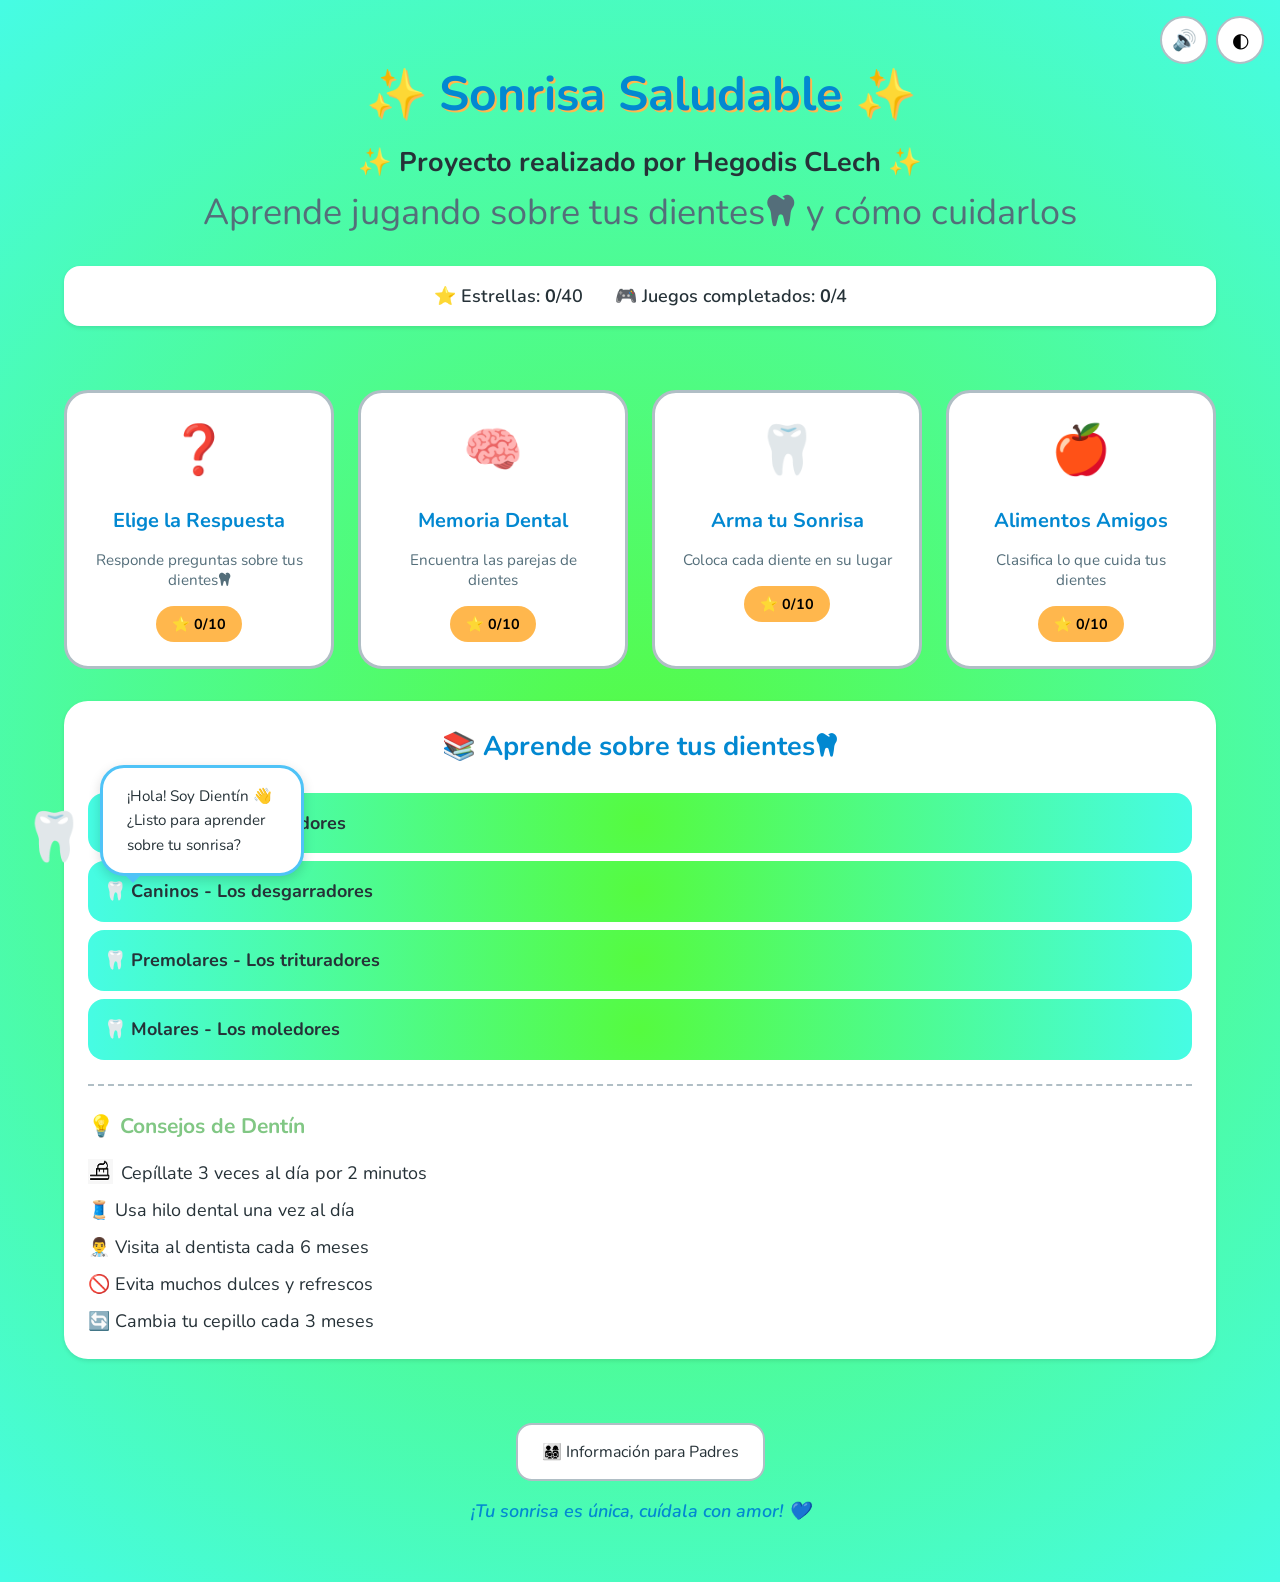
<file: index.html>
<!DOCTYPE html>
<html lang="es">
<head>
  <meta charset="UTF-8" />
  <meta name="viewport" content="width=device-width, initial-scale=1.0"/>
  <link rel="stylesheet" href="https://cdnjs.cloudflare.com/ajax/libs/font-awesome/6.0.0/css/all.min.css">
  <link rel="shortcut icon" href="assets\image\diente.ico" type="image/x-icon">
  <link rel="manifest" href="manifest.json">
  <title>🦷 Sonrisa Saludable - Aprende sobre tus dientes</title>
  
  <!-- Fuentes amigables para niños -->
  <link href="https://fonts.googleapis.com/css2?family=Nunito:wght@400;700;900&family=Comic+Neue:wght@400;700&display=swap" rel="stylesheet">
  
  <!-- Estilos -->
  <link rel="stylesheet" href="css/styles.css" />
  <link rel="stylesheet" href="css/games.css" />
</head>
<body>
  <!-- Personaje guía: Dentín -->
  <div id="dentin-guide" class="dentin-guide" aria-hidden="false">
    <div class="dentin-avatar" role="img" aria-label="Dentín, tu amigo diente">🦷</div>
    <div class="dentin-speech" id="dentin-message">
      ¡Hola! Soy Dientín 👋<br>¿Listo para aprender sobre tu sonrisa?
    </div>
  </div>

  <!-- Controles de accesibilidad -->
  <div class="accessibility-controls">
    <button id="toggle-sound" class="icon-btn" aria-label="Activar/desactivar sonidos">
      🔊 <span class="sr-only">Sonidos</span>
    </button>
    <button id="toggle-contrast" class="icon-btn" aria-label="Alto contraste">
      ◐ <span class="sr-only">Contraste</span>
    </button>
  </div>

  <!-- PANTALLA DE INICIO -->
  <main id="home-screen" class="screen active">
    <header class="hero">
      <h1>✨ Sonrisa Saludable ✨</h1>
      <h2>✨ Proyecto realizado por Hegodis CLech  ✨</h2>
      <p class="subtitle">Aprende jugando sobre tus dientes<i class="fa-solid fa-tooth"></i> y cómo cuidarlos</p>
      <div class="progress-summary" id="progress-summary">
        <span>⭐ Estrellas: <strong id="total-stars">0</strong>/40</span>
        <span>🎮 Juegos completados: <strong id="completed-games">0</strong>/4</span>
      </div>
    </header>

    <!-- Menú de juegos -->
<!-- Menú de juegos con IDs únicos y data-game -->
<nav class="games-menu" role="navigation" aria-label="Menú de juegos">
  <button 
    type="button"
    id="btn-quiz"
    class="game-card" 
    data-game="quiz" 
    aria-label="Juego de preguntas: Elige la respuesta correcta"
    onclick="navigateToGame('quiz')"
  >
    <div class="game-icon">❓</div>
    <h3>Elige la Respuesta</h3>
    <p>Responde preguntas sobre tus dientes<i class="fa-solid fa-tooth"></i></p>
    <span class="stars-earned" id="quiz-stars">⭐ 0/10</span>
  </button>

  <button 
    type="button"
    id="btn-memory"
    class="game-card" 
    data-game="memory" 
    aria-label="Juego de memoria: Encuentra parejas dentales"
    onclick="navigateToGame('memory')"
  >
    <div class="game-icon">🧠</div>
    <h3>Memoria Dental</h3>
    <p>Encuentra las parejas de dientes</p>
    <span class="stars-earned" id="memory-stars">⭐ 0/10</span>
  </button>

  <button 
    type="button"
    id="btn-drag-teeth"
    class="game-card" 
    data-game="drag-teeth" 
    aria-label="Juego de arrastrar: Arma tu boca sonriente"
    onclick="navigateToGame('drag-teeth')"
  >
    <div class="game-icon">🦷</div>
    <h3>Arma tu Sonrisa</h3>
    <p>Coloca cada diente en su lugar</p>
    <span class="stars-earned" id="drag-stars">⭐ 0/10</span>
  </button>

  <button 
    type="button"
    id="btn-food-sort"
    class="game-card" 
    data-game="food-sort" 
    aria-label="Juego de clasificación: Alimentos amigos y enemigos"
    onclick="navigateToGame('food-sort')"
  >
    <div class="game-icon">🍎</div>
    <h3>Alimentos Amigos</h3>
    <p>Clasifica lo que cuida tus dientes</p>
    <span class="stars-earned" id="sort-stars">⭐ 0/10</span>
  </button>
</nav>

    <!-- Sección educativa -->
    <section class="learn-section">
      <h2>📚 Aprende sobre tus dientes<i class="fa-solid fa-tooth"></i></h2>
      <div class="teeth-info">
        <details>
          <summary>🦷 Incisivos - Los cortadores</summary>
          <p>Son los 8 dientes frontales. ¡Los usamos para morder manzanas y sándwiches!</p>
        </details>
        <details>
          <summary>🦷 Caninos - Los desgarradores</summary>
          <p>Tienen forma de colmillo suave. Nos ayudan a comer alimentos más duros.</p>
        </details>
        <details>
          <summary>🦷 Premolares - Los trituradores</summary>
          <p>Aparecen alrededor de los 10 años. Trituran la comida para digerirla mejor.</p>
        </details>
        <details>
          <summary>🦷 Molares - Los moledores</summary>
          <p>Son los más fuertes y grandes. ¡Muelen la comida como una licuadora!</p>
        </details>
      </div>
      
      <div class="hygiene-tips">
        <h3>💡 Consejos de Dentín</h3>
        <ul>
          <li><img src="assets/image/cepillo.png" alt="" width="25" height="25">Cepíllate 3 veces al día por 2 minutos</li>
          <li>🧵 Usa hilo dental una vez al día</li>
          <li>👨‍⚕️ Visita al dentista cada 6 meses</li>
          <li>🚫 Evita muchos dulces y refrescos</li>
          <li>🔄 Cambia tu cepillo cada 3 meses</li>
        </ul>
      </div>
    </section>

    <!-- Botón para padres/educadores -->
    <footer class="home-footer">
      <button id="parents-mode" class="secondary-btn">👨‍👩‍👧‍👦 Información para Padres</button>
      <p class="motivational">¡Tu sonrisa es única, cuídala con amor! 💙</p>
    </footer>
  </main>

  <!-- PANTALLAS DE JUEGOS (se muestran/ocultan con JS) -->
  
  <!-- 🎮 Juego 1: Quiz -->
  <section id="quiz-screen" class="screen game-screen" hidden>
    <header class="game-header">
      <button class="back-btn" data-back="home">← Volver</button>
      <h2>❓ Elige la Respuesta Correcta</h2>
      <div class="game-progress">
        <span id="quiz-progress">Pregunta 1/10</span>
        <span id="quiz-score">⭐ 0</span>
      </div>
    </header>

    <div class="quiz-container">
      <div class="question-card">
        <p id="question-text" class="question">Cargando pregunta...</p>
        <div id="options-container" class="options-grid" role="radiogroup"></div>
      </div>
      
      <div id="feedback" class="feedback" hidden>
        <p id="feedback-message"></p>
        <button id="next-question" class="primary-btn">Siguiente →</button>
      </div>
    </div>

    <div class="game-footer">
      <button id="quiz-hint" class="hint-btn">💡 Pista</button>
      <button id="quiz-restart" class="secondary-btn">🔄 Reiniciar</button>
    </div>
  </section>

  <!-- 🎮 Juego 2: Memoria -->
  <section id="memory-screen" class="screen game-screen" hidden>
    <header class="game-header">
      <button class="back-btn" data-back="home">← Volver</button>
      <h2>🧠 Memoria Dental</h2>
      <div class="game-progress">
        <span id="memory-stats">Parejas: 0/8</span>
        <span id="memory-timer">⏱️ 00:00</span>
      </div>
    </header>

    <div class="memory-board" id="memory-board" role="grid" aria-label="Tablero de memoria"></div>

    <div id="memory-fact" class="educational-fact" hidden>
      <p>🦷 <strong id="fact-text"></strong></p>
    </div>

    <div class="game-footer">
      <button id="memory-restart" class="secondary-btn">🔄 Reiniciar</button>
    </div>
  </section>

  <!-- 🎮 Juego 3: Arrastrar dientes -->
  <section id="drag-teeth-screen" class="screen game-screen" hidden>
    <header class="game-header">
      <button class="back-btn" data-back="home">← Volver</button>
      <h2>🦷 Arma tu Sonrisa</h2>
      <span id="drag-progress">Dientes colocados: 0/8</span>
    </header>

    <div class="drag-game-container">
      <!-- Boca/encías donde colocar dientes -->
      <div class="mouth-canvas" id="mouth-canvas" aria-label="Boca para colocar dientes">
        <div class="gums upper-gum" data-position="upper">
          <div class="slot" data-type="incisor" data-index="0"></div>
          <div class="slot" data-type="incisor" data-index="1"></div>
          <div class="slot" data-type="canine" data-index="0"></div>
          <div class="slot" data-type="canine" data-index="1"></div>
        </div>
        <div class="gums lower-gum" data-position="lower">
          <div class="slot" data-type="incisor" data-index="0"></div>
          <div class="slot" data-type="incisor" data-index="1"></div>
          <div class="slot" data-type="canine" data-index="0"></div>
          <div class="slot" data-type="canine" data-index="1"></div>
        </div>
      </div>

      <!-- Piezas arrastrables -->
      <div class="teeth-palette" id="teeth-palette" aria-label="Dientes para arrastrar">
        <div class="draggable-tooth" draggable="true" data-type="incisor" data-id="inc-1">
          <span class="tooth-icon">🦷</span>
          <small>Incisivo</small>
        </div>
        <div class="draggable-tooth" draggable="true" data-type="incisor" data-id="inc-2">
          <span class="tooth-icon">🦷</span>
          <small>Incisivo</small>
        </div>
        <div class="draggable-tooth" draggable="true" data-type="canine" data-id="can-1">
          <span class="tooth-icon">🦷</span>
          <small>Canino</small>
        </div>
        <div class="draggable-tooth" draggable="true" data-type="canine" data-id="can-2">
          <span class="tooth-icon">🦷</span>
          <small>Canino</small>
        </div>
        <!-- Se pueden agregar premolares y molares para niveles avanzados -->
      </div>
    </div>

    <div id="drag-feedback" class="feedback" hidden>
      <p id="drag-message"></p>
    </div>

    <div class="game-footer">
      <button id="drag-hint" class="hint-btn">💡 Mostrar pistas</button>
      <button id="drag-restart" class="secondary-btn">🔄 Reiniciar</button>
      <button id="drag-complete" class="primary-btn" hidden>✅ ¡Completado!</button>
    </div>
  </section>

  <!-- 🎮 Juego 4: Clasificar alimentos -->
  <section id="food-sort-screen" class="screen game-screen" hidden>
    <header class="game-header">
      <button class="back-btn" data-back="home">← Volver</button>
      <h2>🍎 Alimentos Amigos</h2>
      <span id="sort-progress">Clasificados: 0/10</span>
    </header>

    <div class="sort-game-container">
      <!-- Zona: Amigos de los dientes -->
      <div class="sort-zone good-zone" data-type="good" aria-label="Alimentos buenos para los dientes">
        <h3>🟢 Amigos de tus dientes</h3>
        <p>Arrastra aquí lo que cuida tu sonrisa</p>
        <div class="drop-area" id="drop-good"></div>
      </div>

      <!-- Zona: Enemigos de los dientes -->
      <div class="sort-zone bad-zone" data-type="bad" aria-label="Alimentos malos para los dientes">
        <h3>🔴 Enemigos de tus dientes</h3>
        <p>Arrastra aquí lo que daña el esmalte</p>
        <div class="drop-area" id="drop-bad"></div>
      </div>
    </div>

    <!-- Elementos para clasificar -->
    <div class="items-palette" id="items-palette" aria-label="Alimentos para clasificar">
      <div class="draggable-item" draggable="true" data-type="good" data-name="manzana" data-fact="¡La manzana limpia los dientes naturalmente!">
        <span class="item-icon">🍎</span>
        <small>Manzana</small>
      </div>
      <div class="draggable-item" draggable="true" data-type="bad" data-name="caramelo" data-fact="El azúcar del caramelo alimenta las bacterias que causan caries.">
        <span class="item-icon">🍬</span>
        <small>Caramelo</small>
      </div>
      <div class="draggable-item" draggable="true" data-type="good" data-name="agua" data-fact="El agua ayuda a lavar los restos de comida y mantiene la boca húmeda.">
        <span class="item-icon">💧</span>
        <small>Agua</small>
      </div>
      <div class="draggable-item" draggable="true" data-type="bad" data-name="refresco" data-fact="Los refrescos tienen ácido y azúcar que desgastan el esmalte dental.">
        <span class="item-icon">🥤</span>
        <small>Refresco</small>
      </div>
      <div class="draggable-item" draggable="true" data-type="good" data-name="queso" data-fact="El queso tiene calcio que fortalece los dientes.">
        <span class="item-icon">🧀</span>
        <small>Queso</small>
      </div>
      <div class="draggable-item" draggable="true" data-type="good" data-name="cepillo" data-fact="¡Cepillarte es la mejor forma de mantener tu sonrisa brillante!">
        <span class="item-icon"><img src="assets/image/cepillo.png" alt="" width="25" height="25"></span>
        <small>Cepillo</small>
      </div>
      <div class="draggable-item" draggable="true" data-type="bad" data-name="galleta" data-fact="Las galletas se pegan a los dientes. ¡Cepíllate después de comerlas!">
        <span class="item-icon">🍪</span>
        <small>Galleta</small>
      </div>
      <div class="draggable-item" draggable="true" data-type="good" data-name="zanahoria" data-fact="Las zanahorias crujientes masajean las encías y limpian los dientes.">
        <span class="item-icon">🥕</span>
        <small>Zanahoria</small>
      </div>
    </div>

    <div id="sort-feedback" class="feedback" hidden>
      <p id="sort-message"></p>
    </div>

    <div class="game-footer">
      <button id="sort-check" class="primary-btn">✅ Verificar clasificación</button>
      <button id="sort-restart" class="secondary-btn">🔄 Reiniciar</button>
    </div>
  </section>

  <!-- 🎉 Pantalla de celebración/certificado -->
  <section id="certificate-screen" class="screen" hidden>
    <div class="certificate">
      <h2>🎉 ¡Felicidades! 🎉</h2>
      <div class="certificate-badge">⭐ Experto en Sonrisas ⭐</div>
      <p id="certificate-name">Nombre del jugador</p>
      <p>Ha completado todos los juegos de <strong>Sonrisa Saludable</strong></p>
      <p class="certificate-date">Fecha: <span id="cert-date"></span></p>
      <div class="tooth-celebration">🦷✨🦷✨🦷</div>
      <p class="motivational">¡Tu sonrisa es única, cuídala con amor! 💙 Maria Luisa Guerra Moreno</p>
      <div class="certificate-actions">
        <button id="print-cert" class="primary-btn">🖨️ Imprimir Certificado</button>
        <button id="play-again" class="secondary-btn">🎮 Jugar de nuevo</button>
      </div>
    </div>
  </section>

  <!-- Modal para padres/educadores -->
  <dialog id="parents-modal" class="modal">
    <div class="modal-content">
      <h3>👨‍👩‍👧‍👦 Información para Padres y Educadores</h3>
      <div class="modal-body">
        <h4>🎯 Objetivos Pedagógicos</h4>
        <ul>
          <li>Reconocer los 4 tipos de dientes y sus funciones</li>
          <li>Comprender hábitos de higiene bucal adecuados</li>
          <li>Identificar alimentos que benefician o perjudican la salud dental</li>
          <li>Desarrollar responsabilidad sobre el autocuidado desde temprana edad</li>
        </ul>
        <h4>📊 Progreso del Niño</h4>
        <p>Los avances se guardan automáticamente en este dispositivo. Para reiniciar el progreso, borra los datos de navegación.</p>
        <h4>🔊 Configuración</h4>
        <p>Use los botones de la esquina superior para activar/desactivar sonidos o mejorar el contraste visual.</p>
      </div>
      <button class="modal-close" aria-label="Cerrar">✓ Entendido</button>
    </div>
  </dialog>

  <!-- Scripts -->
  <script src="js/utils.js"></script>
  <script src="js/main.js"></script>
  <script src="js/quiz-game.js"></script>
  <script src="js/memory-game.js"></script>
  <script src="js/drag-teeth-game.js"></script>
  <script src="js/food-sort-game.js"></script>

  <!-- Script de diagnóstico (puedes removerlo después) -->
<script>
  window.addEventListener('DOMContentLoaded', () => {
    console.log('🔍 Diagnóstico de navegación:');
    console.log('- navigateToGame:', typeof window.navigateToGame);
    console.log('- navigateToHome:', typeof window.navigateToHome);
    console.log('- Botones menú:', document.querySelectorAll('[data-game]').length);
    console.log('- Pantallas:', document.querySelectorAll('.screen').length);
    
    // Verificar que las pantallas existen
    const screens = ['home-screen', 'quiz-screen', 'memory-screen', 'drag-teeth-screen', 'food-sort-screen'];
    screens.forEach(id => {
      const el = document.getElementById(id);
      console.log(`- ${id}:`, el ? '✅ Existe' : '❌ No existe');
    });
  });
</script>
</body>


</html>
</file>
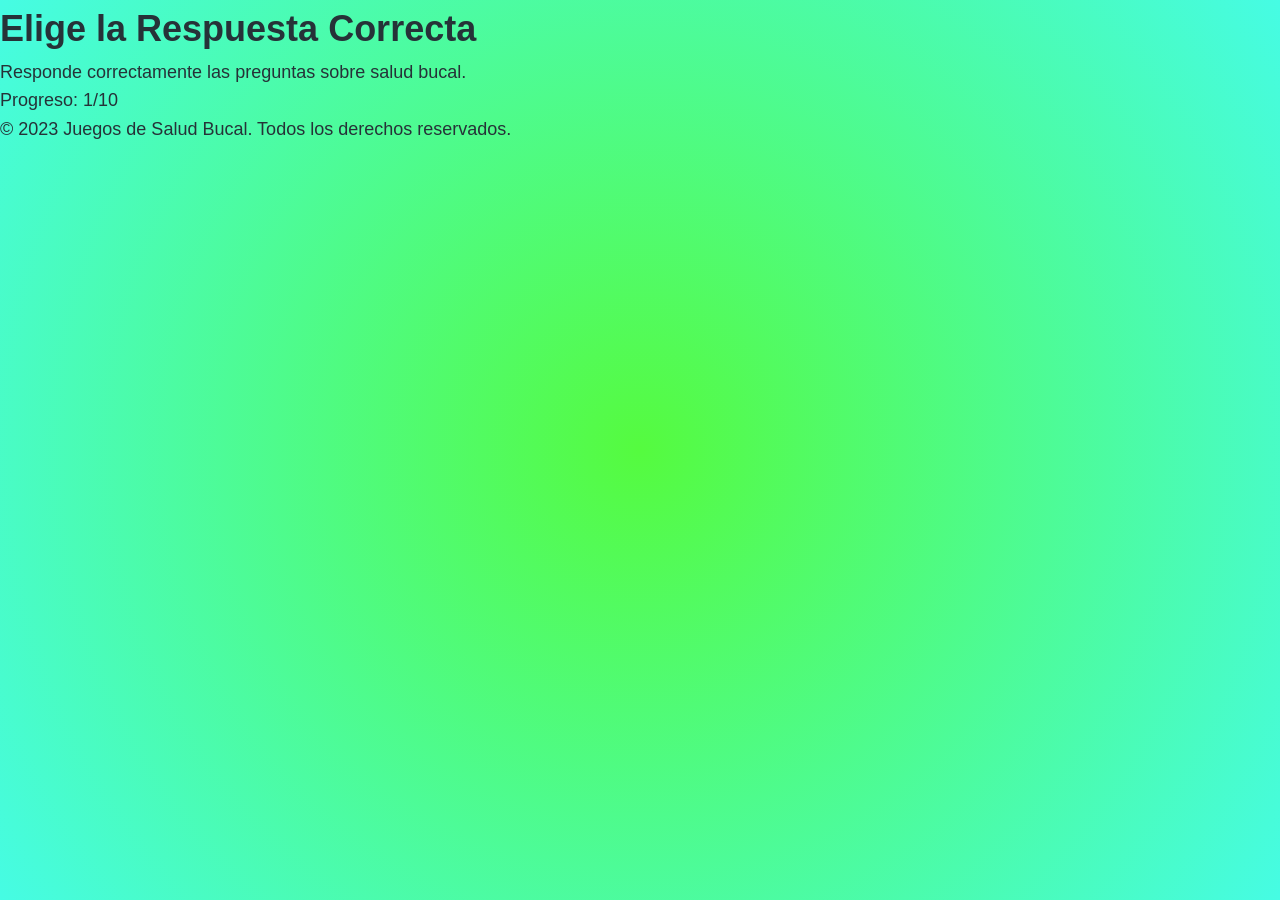
<file: quiz.html>
<!DOCTYPE html>
<html lang="es">
<head>
    <meta charset="UTF-8">
    <meta name="viewport" content="width=device-width, initial-scale=1.0">
    <title>Elige la Respuesta Correcta - Salud Bucal</title>
    <link rel="stylesheet" href="css/styles.css">
    <link rel="stylesheet" href="css/games.css">
</head>
<body>
    <header>
        <h1>Elige la Respuesta Correcta</h1>
        <p>Responde correctamente las preguntas sobre salud bucal.</p>
    </header>
    
    <main>
        <div id="quiz-container">
            <div id="question"></div>
            <div id="options"></div>
            <button id="next-button" class="hidden">Siguiente pregunta</button>
            <div id="progress">Progreso: <span id="current-question">1</span>/10</div>
        </div>
    </main>

    <footer>
        <button id="restart-button" class="hidden">Reiniciar Juego</button>
        <p>&copy; 2023 Juegos de Salud Bucal. Todos los derechos reservados.</p>
    </footer>
    
    <script src="js/quiz-game.js"></script>
</body>
</html>
</file>
<file: css/styles.css>
/* ===== VARIABLES CSS - Tema principal ===== */
:root {
  /* Paleta de colores - vibrante pero suave */
  --color-primary: #4FC3F7;      /* Azul dental */
  --color-primary-dark: #0288D1;
  --color-secondary: #81C784;    /* Verde salud */
  --color-accent: #FFB74D;       /* Naranja energético */
  --color-warning: #FF7043;      /* Naranja suave para alertas */
  --color-bg: radial-gradient(circle,rgba(85, 251, 63, 1) 0%, rgba(70, 252, 228, 1) 100%);           /* Fondo claro */
  --color-surface: #FFFFFF;
  --color-text: #263238;
  --color-text-light: #546E7A;
  --color-border: #B0BEC5;
  
  /* Colores semánticos */
  --color-success: #66BB6A;
  --color-error: #EF5350;
  --color-good: #A5D6A7;
  --color-bad: #EF9A9A;
  
  /* Tipografía */
  --font-primary: 'Nunito', 'Comic Neue', sans-serif;
  --font-size-base: 18px;
  --font-size-lg: 2.25rem;
  --font-size-xl: 2.5rem;
  --font-size-xxl: 3rem;
  
  /* Espaciado y bordes */
  --spacing-xs: 0.5rem;
  --spacing-sm: 1rem;
  --spacing-md: 1.5rem;
  --spacing-lg: 2rem;
  --spacing-xl: 3rem;
  --border-radius: 16px;
  --border-radius-lg: 24px;
  
  /* Sombras y efectos */
  --shadow-sm: 0 2px 4px rgba(0,0,0,0.1);
  --shadow-md: 0 4px 12px rgba(0,0,0,0.15);
  --shadow-lg: 0 8px 24px rgba(0,0,0,0.2);
  --transition: all 0.3s cubic-bezier(0.4, 0, 0.2, 1);
  
  /* Accesibilidad */
  --focus-ring: 0 0 0 3px rgba(79, 195, 247, 0.5);
}

/* Modo alto contraste */
.high-contrast {
  --color-bg: #000000;
  --color-surface: #1a1a1a;
  --color-text: #FFFFFF;
  --color-text-light: #E0E0E0;
  --color-border: #FFFFFF;
  --color-primary: #81D4FA;
  --color-secondary: #A5D6A7;
}

/* ===== RESET Y BASE ===== */
*, *::before, *::after {
  box-sizing: border-box;
  margin: 0;
  padding: 0;
}

body {
  font-family: var(--font-primary);
  font-size: var(--font-size-base);
  color: var(--color-text);
  background: var(--color-bg);
  line-height: 1.6;
  min-height: 100vh;
  overflow-x: hidden;
}

/* Accesibilidad: texto para lectores de pantalla */
.sr-only {
  position: absolute;
  width: 1px;
  height: 1px;
  padding: 0;
  margin: -1px;
  overflow: hidden;
  clip: rect(0, 0, 0, 0);
  white-space: nowrap;
  border: 0;
}

/* ===== COMPONENTES UI ===== */

/* Botones */
button {
  font-family: inherit;
  font-size: 1rem;
  cursor: pointer;
  border: none;
  border-radius: var(--border-radius);
  padding: var(--spacing-sm) var(--spacing-md);
  transition: var(--transition);
  display: inline-flex;
  align-items: center;
  gap: var(--spacing-xs);
  min-height: 48px; /* Área táctil mínima */
  min-width: 48px;
}

button:focus-visible {
  outline: none;
  box-shadow: var(--focus-ring);
}

.primary-btn {
  background: linear-gradient(135deg, var(--color-primary), var(--color-primary-dark));
  color: white;
  font-weight: 700;
  box-shadow: var(--shadow-md);
}

.primary-btn:hover {
  transform: translateY(-2px);
  box-shadow: var(--shadow-lg);
}

.secondary-btn {
  background: var(--color-surface);
  color: var(--color-text);
  border: 2px solid var(--color-border);
}

.secondary-btn:hover {
  background: var(--color-primary);
  color: white;
  border-color: var(--color-primary);
}

.hint-btn {
  background: var(--color-accent);
  color: var(--color-text);
  font-weight: 600;
}

.icon-btn {
  background: var(--color-surface);
  border: 2px solid var(--color-border);
  border-radius: 50%;
  width: 48px;
  height: 48px;
  font-size: 1.25rem;
  padding: 0;
  display: flex;
  align-items: center;
  justify-content: center;
}

/* Controles de accesibilidad */
.accessibility-controls {
  position: fixed;
  top: var(--spacing-sm);
  right: var(--spacing-sm);
  display: flex;
  gap: var(--spacing-xs);
  z-index: 1000;
}

/* Personaje guía: Dentín */
.dentin-guide {
  position: fixed;
  bottom: var(--spacing-md);
  left: var(--spacing-md);
  display: flex;
  align-items: flex-end;
  gap: var(--spacing-sm);
  z-index: 900;
  max-width: 280px;
}

.dentin-avatar {
  font-size: 3rem;
  animation: bounce 2s infinite;
  user-select: none;
}

@keyframes bounce {
  0%, 100% { transform: translateY(0); }
  50% { transform: translateY(-10px); }
}

.dentin-speech {
  background: var(--color-surface);
  padding: var(--spacing-sm) var(--spacing-md);
  border-radius: var(--border-radius-lg);
  border: 3px solid var(--color-primary);
  box-shadow: var(--shadow-md);
  font-size: 0.95rem;
  position: relative;
}

.dentin-speech::before {
  content: '';
  position: absolute;
  bottom: -10px;
  left: 20px;
  border: 10px solid transparent;
  border-top-color: var(--color-primary);
  border-bottom: 0;
}

/* Pantallas */
.screen {
  padding: var(--spacing-md);
  max-width: 1200px;
  margin: 0 auto;
}

.screen.active {
  display: block;
}

.screen[hidden] {
  display: none;
}

.game-screen {
  padding-top: var(--spacing-lg);
}

/* Header principal */
.hero {
  text-align: center;
  padding: var(--spacing-lg) 0;
}

.hero h1 {
  font-size: var(--font-size-xxl);
  color: var(--color-primary-dark);
  margin-bottom: var(--spacing-xs);
  text-shadow: 2px 2px 0 var(--color-accent);
}

.subtitle {
  font-size: var(--font-size-lg);
  color: var(--color-text-light);
  margin-bottom: var(--spacing-md);
}

.progress-summary {
  display: flex;
  justify-content: center;
  gap: var(--spacing-lg);
  background: var(--color-surface);
  padding: var(--spacing-sm) var(--spacing-md);
  border-radius: var(--border-radius);
  box-shadow: var(--shadow-sm);
  font-weight: 600;
}

/* Menú de juegos */
.games-menu {
  display: grid;
  grid-template-columns: repeat(auto-fit, minmax(250px, 1fr));
  gap: var(--spacing-md);
  margin: var(--spacing-lg) 0;
}

.game-card {
  background: var(--color-surface);
  border: 3px solid var(--color-border);
  border-radius: var(--border-radius-lg);
  padding: var(--spacing-md);
  text-align: center;
  cursor: pointer;
  transition: var(--transition);
  display: flex;
  flex-direction: column;
  align-items: center;
  gap: var(--spacing-sm);
}

.game-card:hover,
.game-card:focus-visible {
  border-color: var(--color-primary);
  transform: translateY(-4px);
  box-shadow: var(--shadow-lg);
  background: linear-gradient(135deg, var(--color-bg), var(--color-surface));
}

.game-icon {
  font-size: 3rem;
  margin-bottom: var(--spacing-xs);
}

.game-card h3 {
  color: var(--color-primary-dark);
  font-size: 1.25rem;
}

.game-card p {
  color: var(--color-text-light);
  font-size: 0.95rem;
}

.stars-earned {
  background: var(--color-accent);
  padding: var(--spacing-xs) var(--spacing-sm);
  border-radius: 20px;
  font-weight: 700;
  font-size: 0.9rem;
}

/* Sección educativa */
.learn-section {
  background: var(--color-surface);
  border-radius: var(--border-radius-lg);
  padding: var(--spacing-md);
  margin: var(--spacing-lg) 0;
  box-shadow: var(--shadow-sm);
}

.learn-section h2 {
  color: var(--color-primary-dark);
  margin-bottom: var(--spacing-md);
  text-align: center;
}

.teeth-info details {
  background: var(--color-bg);
  margin: var(--spacing-xs) 0;
  padding: var(--spacing-sm);
  border-radius: var(--border-radius);
  cursor: pointer;
  transition: var(--transition);
}

.teeth-info details:hover {
  background: var(--color-primary);
  color: white;
}

.teeth-info summary {
  font-weight: 700;
  list-style: none;
  display: flex;
  align-items: center;
  gap: var(--spacing-xs);
}

.teeth-info summary::-webkit-details-marker {
  display: none;
}

.hygiene-tips {
  margin-top: var(--spacing-md);
  padding-top: var(--spacing-md);
  border-top: 2px dashed var(--color-border);
}

.hygiene-tips h3 {
  color: var(--color-secondary);
  margin-bottom: var(--spacing-sm);
}

.hygiene-tips ul {
  list-style: none;
  display: grid;
  gap: var(--spacing-xs);
}

.hygiene-tips li {
  display: flex;
  align-items: flex-start;
  gap: var(--spacing-xs);
}

/* Footer */
.home-footer {
  text-align: center;
  padding: var(--spacing-lg) 0;
}

.motivational {
  margin-top: var(--spacing-sm);
  font-style: italic;
  color: var(--color-primary-dark);
  font-weight: 600;
}

/* Header de juegos */
.game-header {
  display: flex;
  align-items: center;
  justify-content: space-between;
  gap: var(--spacing-sm);
  padding-bottom: var(--spacing-md);
  border-bottom: 2px solid var(--color-border);
  margin-bottom: var(--spacing-md);
  flex-wrap: wrap;
}

.game-header h2 {
  color: var(--color-primary-dark);
  font-size: 1.5rem;
}

.game-progress {
  display: flex;
  gap: var(--spacing-md);
  font-weight: 600;
  background: var(--color-surface);
  padding: var(--spacing-xs) var(--spacing-sm);
  border-radius: var(--border-radius);
}

.back-btn {
  background: var(--color-surface);
  border: 2px solid var(--color-border);
  font-weight: 600;
}

/* Footer de juegos */
.game-footer {
  display: flex;
  justify-content: center;
  gap: var(--spacing-sm);
  padding: var(--spacing-md) 0;
  flex-wrap: wrap;
}

/* Feedback */
.feedback {
  background: var(--color-surface);
  border-left: 4px solid var(--color-success);
  padding: var(--spacing-md);
  border-radius: 0 var(--border-radius) var(--border-radius) 0;
  margin: var(--spacing-md) 0;
  animation: slideIn 0.3s ease;
}

.feedback.error {
  border-left-color: var(--color-warning);
  background: #FFF3E0;
}

@keyframes slideIn {
  from {
    opacity: 0;
    transform: translateX(-20px);
  }
  to {
    opacity: 1;
    transform: translateX(0);
  }
}

/* Modal */
.modal {
  border: none;
  border-radius: var(--border-radius-lg);
  padding: 0;
  max-width: 600px;
  width: 90%;
  box-shadow: var(--shadow-lg);
}

.modal::backdrop {
  background: rgba(0, 0, 0, 0.5);
}

.modal-content {
  padding: var(--spacing-lg);
}

.modal-content h3 {
  color: var(--color-primary-dark);
  margin-bottom: var(--spacing-md);
}

.modal-body {
  margin-bottom: var(--spacing-lg);
}

.modal-body h4 {
  color: var(--color-secondary);
  margin: var(--spacing-md) 0 var(--spacing-sm);
}

.modal-body ul {
  padding-left: var(--spacing-lg);
  margin-bottom: var(--spacing-md);
}

.modal-close {
  width: 100%;
  justify-content: center;
}

/* Certificado */
.certificate {
  background: linear-gradient(135deg, var(--color-surface), var(--color-bg));
  border: 4px solid var(--color-primary);
  border-radius: var(--border-radius-lg);
  padding: var(--spacing-xl);
  text-align: center;
  max-width: 500px;
  margin: var(--spacing-lg) auto;
  box-shadow: var(--shadow-lg);
  position: relative;
  overflow: hidden;
}

.certificate::before {
  content: '⭐';
  position: absolute;
  font-size: 8rem;
  opacity: 0.1;
  top: -20px;
  right: -20px;
  transform: rotate(15deg);
}

.certificate-badge {
  font-size: 1.5rem;
  font-weight: 900;
  color: var(--color-accent);
  margin: var(--spacing-md) 0;
  text-shadow: 1px 1px 0 var(--color-primary);
}

.certificate-date {
  color: var(--color-text-light);
  margin: var(--spacing-sm) 0;
}

.tooth-celebration {
  font-size: 2.5rem;
  margin: var(--spacing-md) 0;
  animation: pulse 1s infinite;
}

@keyframes pulse {
  0%, 100% { transform: scale(1); }
  50% { transform: scale(1.1); }
}

.certificate-actions {
  display: flex;
  flex-direction: column;
  gap: var(--spacing-sm);
  margin-top: var(--spacing-lg);
}

/* ===== UTILIDADES ===== */
.text-center { text-align: center; }
.hidden { display: none !important; }
.visually-hidden { 
  position: absolute !important;
  height: 1px; width: 1px;
  overflow: hidden;
  clip: rect(1px, 1px, 1px, 1px);
}

/* Animaciones generales */
@keyframes fadeIn {
  from { opacity: 0; transform: translateY(10px); }
  to { opacity: 1; transform: translateY(0); }
}

.fade-in {
  animation: fadeIn 0.4s ease forwards;
}

/* Efecto de éxito */
.success-animation {
  animation: successPop 0.5s ease;
}

@keyframes successPop {
  0% { transform: scale(1); }
  50% { transform: scale(1.2); }
  100% { transform: scale(1); }
}

/* ===== PRINT - Certificado ===== */
@media print {
  body * {
    visibility: hidden;
  }
  #certificate-screen,
  #certificate-screen * {
    visibility: visible;
  }
  #certificate-screen {
    position: absolute;
    left: 0;
    top: 0;
    width: 100%;
    padding: 2cm;
  }
  .certificate-actions,
  .back-btn {
    display: none !important;
  }
}
</file>
<file: css/games.css>
/* ===== JUEGO 1: QUIZ ===== */
.quiz-container {
  max-width: 700px;
  margin: 0 auto;
}

.question-card {
  background: var(--color-surface);
  border-radius: var(--border-radius-lg);
  padding: var(--spacing-lg);
  box-shadow: var(--shadow-md);
  margin-bottom: var(--spacing-md);
}

.question {
  font-size: var(--font-size-lg);
  font-weight: 700;
  color: var(--color-primary-dark);
  margin-bottom: var(--spacing-md);
  line-height: 1.4;
}

.options-grid {
  display: grid;
  gap: var(--spacing-sm);
}

.option-btn {
  background: var(--color-bg);
  border: 3px solid var(--color-border);
  border-radius: var(--border-radius);
  padding: var(--spacing-sm) var(--spacing-md);
  text-align: left;
  font-size: 1.1rem;
  transition: var(--transition);
  display: flex;
  align-items: center;
  gap: var(--spacing-sm);
  min-height: 60px;
}

.option-btn:hover,
.option-btn:focus-visible {
  border-color: var(--color-primary);
  background: linear-gradient(135deg, var(--color-bg), var(--color-primary));
  transform: translateX(4px);
}

.option-btn.correct {
  background: var(--color-success);
  color: white;
  border-color: var(--color-success);
  animation: successPop 0.4s ease;
}

.option-btn.incorrect {
  background: var(--color-error);
  color: white;
  border-color: var(--color-error);
  animation: shake 0.4s ease;
}

@keyframes shake {
  0%, 100% { transform: translateX(0); }
  25% { transform: translateX(-8px); }
  75% { transform: translateX(8px); }
}

.option-btn .letter {
  background: var(--color-primary);
  color: white;
  width: 32px;
  height: 32px;
  border-radius: 50%;
  display: flex;
  align-items: center;
  justify-content: center;
  font-weight: 700;
  flex-shrink: 0;
}

/* ===== JUEGO 2: MEMORIA ===== */
.memory-board {
  display: grid;
  grid-template-columns: repeat(4, 1fr);
  gap: var(--spacing-sm);
  max-width: 600px;
  margin: 0 auto var(--spacing-md);
  perspective: 1000px;
}

.memory-card {
  aspect-ratio: 3/4;
  position: relative;
  cursor: pointer;
  transform-style: preserve-3d;
  transition: transform 0.5s ease;
  min-height: 80px;
}

.memory-card.flipped {
  transform: rotateY(180deg);
}

.memory-card.matched {
  cursor: default;
  opacity: 0.9;
}

.card-face {
  position: absolute;
  width: 100%;
  height: 100%;
  backface-visibility: hidden;
  border-radius: var(--border-radius);
  display: flex;
  align-items: center;
  justify-content: center;
  font-size: 2rem;
  border: 3px solid var(--color-border);
  background: var(--color-surface);
  transition: var(--transition);
}

.card-front {
  background: linear-gradient(135deg, var(--color-primary), var(--color-primary-dark));
  color: white;
  font-size: 2.5rem;
}

.card-back {
  transform: rotateY(180deg);
  background: var(--color-bg);
  flex-direction: column;
  padding: var(--spacing-xs);
  text-align: center;
  font-size: 0.9rem;
  font-weight: 600;
}

.card-back .tooth-icon {
  font-size: 1.5rem;
  margin-bottom: var(--spacing-xs);
}

.educational-fact {
  background: var(--color-accent);
  padding: var(--spacing-md);
  border-radius: var(--border-radius);
  text-align: center;
  font-weight: 600;
  animation: fadeIn 0.4s ease;
  margin: 0 auto;
  max-width: 500px;
}

/* ===== JUEGO 3: ARRASTRAR DIENTES ===== */
.drag-game-container {
  display: flex;
  flex-direction: column;
  gap: var(--spacing-lg);
  align-items: center;
}

.mouth-canvas {
  background: linear-gradient(180deg, #FFCDD2 0%, #FFEBEE 100%);
  border: 4px solid var(--color-primary);
  border-radius: 50% 50% 45% 45%;
  width: 100%;
  max-width: 400px;
  height: 250px;
  position: relative;
  display: flex;
  flex-direction: column;
  justify-content: space-around;
  padding: var(--spacing-md);
  box-shadow: var(--shadow-md);
}

.gums {
  display: flex;
  justify-content: center;
  gap: var(--spacing-xs);
  padding: var(--spacing-xs);
}

.slot {
  width: 50px;
  height: 60px;
  border: 3px dashed var(--color-border);
  border-radius: 8px 8px 12px 12px;
  display: flex;
  align-items: center;
  justify-content: center;
  font-size: 1.5rem;
  transition: var(--transition);
  background: rgba(255,255,255,0.5);
}

.slot.valid-drop {
  border-color: var(--color-success);
  background: rgba(102, 187, 106, 0.2);
  animation: pulse 1s infinite;
}

.slot.filled {
  border-style: solid;
  border-color: var(--color-primary);
  background: white;
}

.teeth-palette {
  display: flex;
  flex-wrap: wrap;
  justify-content: center;
  gap: var(--spacing-sm);
  padding: var(--spacing-md);
  background: var(--color-surface);
  border-radius: var(--border-radius-lg);
  box-shadow: var(--shadow-sm);
  max-width: 500px;
}

.draggable-tooth {
  background: var(--color-bg);
  border: 3px solid var(--color-primary);
  border-radius: var(--border-radius);
  padding: var(--spacing-sm);
  display: flex;
  flex-direction: column;
  align-items: center;
  gap: var(--spacing-xs);
  cursor: grab;
  transition: var(--transition);
  min-width: 70px;
}

.draggable-tooth:active {
  cursor: grabbing;
}

.draggable-tooth.dragging {
  opacity: 0.7;
  transform: scale(1.1);
  z-index: 100;
}

.tooth-icon {
  font-size: 2rem;
}

.draggable-tooth small {
  font-weight: 600;
  color: var(--color-text-light);
}

/* ===== JUEGO 4: CLASIFICAR ALIMENTOS ===== */
.sort-game-container {
  display: grid;
  grid-template-columns: 1fr 1fr;
  gap: var(--spacing-md);
  margin-bottom: var(--spacing-lg);
}

.sort-zone {
  background: var(--color-surface);
  border-radius: var(--border-radius-lg);
  padding: var(--spacing-md);
  text-align: center;
  border: 4px solid;
  min-height: 200px;
  display: flex;
  flex-direction: column;
}

.good-zone {
  border-color: var(--color-good);
  background: linear-gradient(135deg, #E8F5E9, var(--color-surface));
}

.bad-zone {
  border-color: var(--color-bad);
  background: linear-gradient(135deg, #FFEBEE, var(--color-surface));
}

.sort-zone h3 {
  margin-bottom: var(--spacing-xs);
  font-size: 1.1rem;
}

.sort-zone p {
  font-size: 0.9rem;
  color: var(--color-text-light);
  margin-bottom: var(--spacing-sm);
}

.drop-area {
  flex: 1;
  border: 3px dashed var(--color-border);
  border-radius: var(--border-radius);
  display: flex;
  flex-wrap: wrap;
  align-items: center;
  justify-content: center;
  gap: var(--spacing-xs);
  padding: var(--spacing-sm);
  min-height: 120px;
  transition: var(--transition);
}

.drop-area.drag-over {
  border-color: var(--color-primary);
  background: rgba(79, 195, 247, 0.1);
}

.items-palette {
  display: flex;
  flex-wrap: wrap;
  justify-content: center;
  gap: var(--spacing-sm);
  padding: var(--spacing-md);
  background: var(--color-surface);
  border-radius: var(--border-radius-lg);
  box-shadow: var(--shadow-sm);
}

.draggable-item {
  background: var(--color-bg);
  border: 2px solid var(--color-border);
  border-radius: var(--border-radius);
  padding: var(--spacing-sm);
  display: flex;
  flex-direction: column;
  align-items: center;
  gap: var(--spacing-xs);
  cursor: grab;
  transition: var(--transition);
  min-width: 75px;
}

.draggable-item:active {
  cursor: grabbing;
}

.draggable-item.dragging {
  opacity: 0.7;
  transform: scale(1.05);
}

.item-icon {
  font-size: 2rem;
}

.draggable-item small {
  font-weight: 600;
  font-size: 0.85rem;
}

.draggable-item.sorted {
  opacity: 0.5;
  cursor: default;
  transform: scale(0.95);
}

/* ===== RESPONSIVE ===== */
@media screen and (max-width: 768px) {
  :root {
    --font-size-base: 15px;
    --spacing-md: 1.25rem;
  }
  
  .hero h1 {
    font-size: 1.75rem;
  }
  
  .games-menu {
    grid-template-columns: 1fr;
  }
  
  .memory-board {
    grid-template-columns: repeat(4, 1fr);
    gap: 8px;
  }
  
  .memory-card {
    min-height: 70px;
  }
  
  .sort-game-container {
    grid-template-columns: 1fr;
  }
  
  .mouth-canvas {
    height: 200px;
    max-width: 320px;
  }
  
  .slot {
    width: 40px;
    height: 50px;
  }
  
  .dentin-guide {
    bottom: var(--spacing-sm);
    left: var(--spacing-sm);
    max-width: 220px;
  }
  
  .dentin-avatar {
    font-size: 2.5rem;
  }
  
  .dentin-speech {
    font-size: 0.85rem;
    padding: var(--spacing-xs) var(--spacing-sm);
  }
}

@media screen and (max-width: 480px) {
  :root {
    --font-size-base: 14px;
  }
  
  .game-header {
    flex-direction: column;
    align-items: flex-start;
  }
  
  .game-progress {
    width: 100%;
    justify-content: space-between;
  }
  
  .memory-board {
    grid-template-columns: repeat(4, 1fr);
  }
  
  .option-btn {
    font-size: 1rem;
    padding: var(--spacing-sm);
  }
  
  .teeth-palette,
  .items-palette {
    gap: var(--spacing-xs);
  }
  
  .draggable-tooth,
  .draggable-item {
    min-width: 60px;
    padding: var(--spacing-xs);
  }
  
  .tooth-icon,
  .item-icon {
    font-size: 1.5rem;
  }
}

/* ===== PREFERENCIAS DE USUARIO ===== */
@media (prefers-reduced-motion: reduce) {
  *,
  *::before,
  *::after {
    animation-duration: 0.01ms !important;
    animation-iteration-count: 1 !important;
    transition-duration: 0.01ms !important;
  }
}

@media (prefers-contrast: high) {
  :root {
    --color-border: #000000;
    --shadow-sm: none;
    --shadow-md: none;
    --shadow-lg: none;
  }
  
  button,
  .game-card,
  .option-btn {
    border-width: 3px !important;
  }
}
</file>
